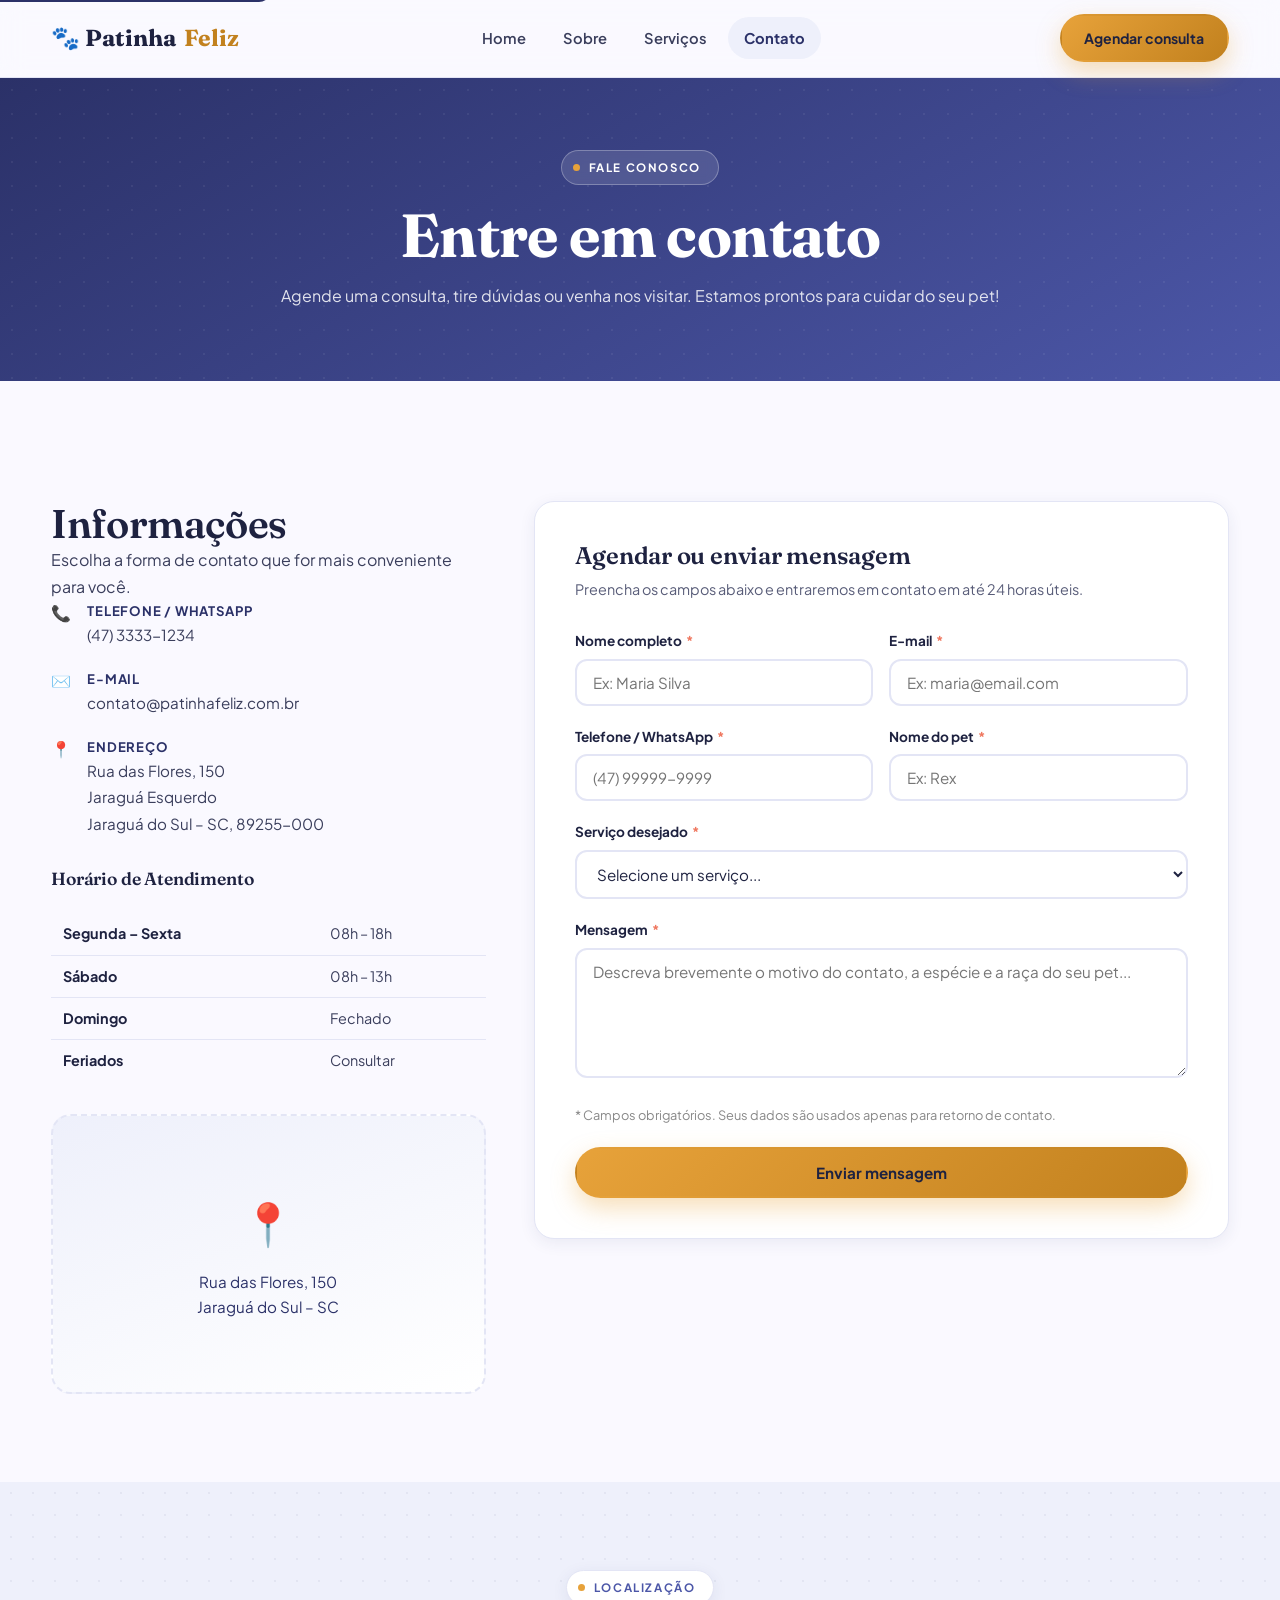
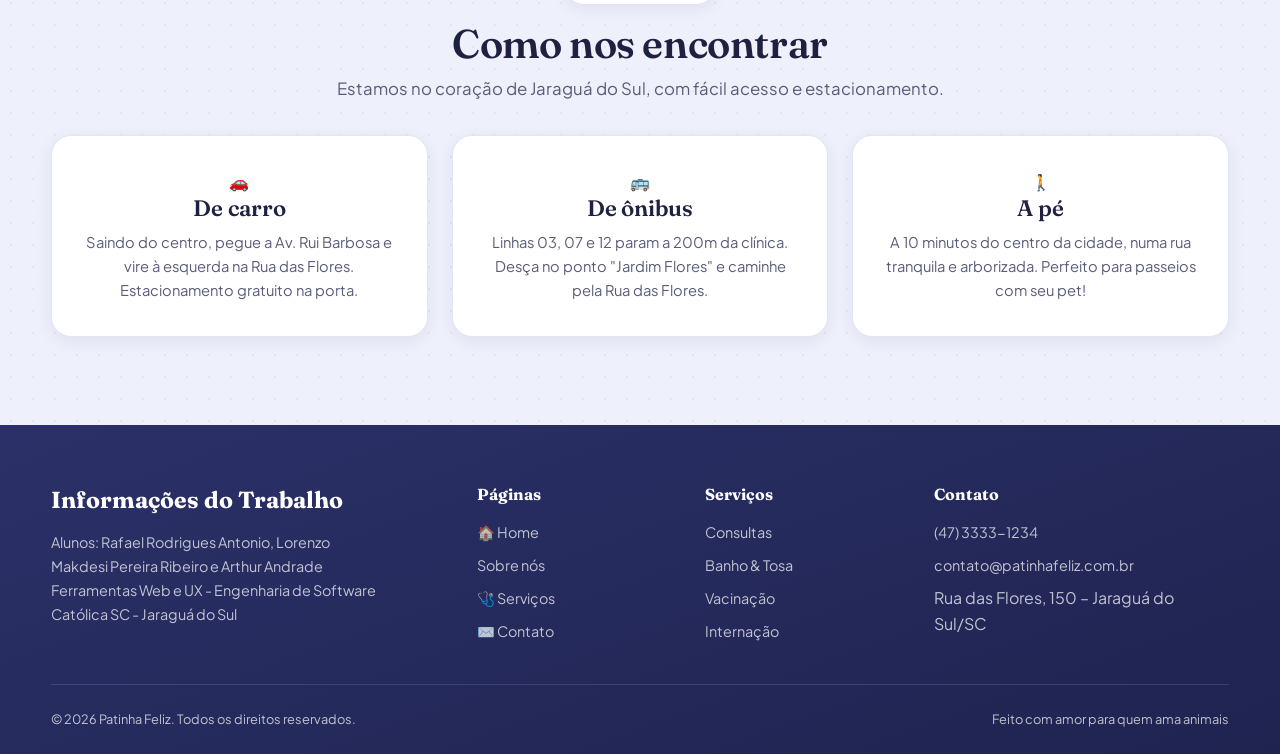
<file: contato.html>
<!DOCTYPE html>
<html lang="pt-BR">
<head>
  <meta charset="UTF-8" />
  <meta name="viewport" content="width=device-width, initial-scale=1.0" />
  <meta name="description" content="Entre em contato com a Patinha Feliz. Agende consultas, banho e tosa, vacinação e mais em Jaraguá do Sul/SC." />
  <title>Contato – Patinha Feliz</title>
  <link rel="preconnect" href="https://fonts.googleapis.com" />
  <link rel="preconnect" href="https://fonts.gstatic.com" crossorigin />
  <link href="https://fonts.googleapis.com/css2?family=Fraunces:opsz,wght@9..144,400..700&family=Plus+Jakarta+Sans:wght@400;500;600;700;800&display=swap" rel="stylesheet" />
  <link rel="stylesheet" href="style.css" />
</head>
<body>
  <a class="skip-link" href="#main">Pular para o conteúdo principal</a>

  <header class="header" role="banner">
    <nav class="nav container" aria-label="Navegação principal">
      <a class="nav__logo" href="index.html" aria-label="Patinha Feliz – Página inicial">🐾 Patinha <span>Feliz</span>
      </a>
      <ul class="nav__links" role="list">
        <li><a href="index.html"> Home</a></li>
        <li><a href="sobre.html"> Sobre</a></li>
        <li><a href="servicos.html"> Serviços</a></li>
        <li><a href="contato.html"> Contato</a></li>
      </ul>
      <a class="btn btn--primary nav__cta" href="contato.html">Agendar consulta</a>
      <button class="nav__hamburger" aria-expanded="false" aria-controls="nav-links" aria-label="Abrir menu">
        <span></span><span></span><span></span>
      </button>
    </nav>
  </header>

  <main id="main">

    <!-- HERO -->
    <section class="contact-hero" aria-labelledby="contato-title">
      <div class="container">
        <span class="badge badge--on-dark">Fale conosco</span>
        <h1 id="contato-title">Entre em contato</h1>
        <p>Agende uma consulta, tire dúvidas ou venha nos visitar. Estamos prontos para cuidar do seu pet!</p>
      </div>
    </section>

    <!-- CONTATO PRINCIPAL -->
    <section class="section" aria-labelledby="form-section-title">
      <div class="container">
        <div class="contact-layout">

          <!-- Informações -->
          <aside aria-label="Informações de contato">
            <h2 id="form-section-title">Informações</h2>
            <p>Escolha a forma de contato que for mais conveniente para você.</p>

            <div class="info-item">
              <div class="info-item__icon" aria-hidden="true">📞</div>
              <div class="info-item__text">
                <strong>Telefone / WhatsApp</strong>
                <span><a href="tel:+554733331234">(47) 3333-1234</a></span>
              </div>
            </div>

            <div class="info-item">
              <div class="info-item__icon" aria-hidden="true">✉️</div>
              <div class="info-item__text">
                <strong>E-mail</strong>
                <span><a href="mailto:contato@patinhafeliz.com.br">contato@patinhafeliz.com.br</a></span>
              </div>
            </div>

            <div class="info-item">
              <div class="info-item__icon" aria-hidden="true">📍</div>
              <div class="info-item__text">
                <strong>Endereço</strong>
                <span>Rua das Flores, 150<br>Jaraguá Esquerdo<br>Jaraguá do Sul – SC, 89255-000</span>
              </div>
            </div>

            <h3 style="font-size:1.1rem;margin-top:2rem;margin-bottom:0.5rem">Horário de Atendimento</h3>
            <table class="hours-table" aria-label="Horários de funcionamento">
              <tbody>
                <tr><td>Segunda – Sexta</td><td>08h – 18h</td></tr>
                <tr><td>Sábado</td><td>08h – 13h</td></tr>
                <tr><td>Domingo</td><td>Fechado</td></tr>
                <tr><td>Feriados</td><td>Consultar</td></tr>
              </tbody>
            </table>

            <!-- Mapa placeholder -->
            <div class="map-placeholder" role="img" aria-label="Mapa ilustrativo – Rua das Flores, 150, Jaraguá do Sul">
              <span aria-hidden="true">📍</span>
              <p>Rua das Flores, 150<br>Jaraguá do Sul – SC</p>
            </div>
          </aside>

          <!-- Formulário -->
          <div>
            <div class="form-card">
              <h2>Agendar ou enviar mensagem</h2>
              <p>Preencha os campos abaixo e entraremos em contato em até 24 horas úteis.</p>

              <form id="contactForm" novalidate aria-label="Formulário de agendamento">

                <div class="form-row">
                  <div class="form-group">
                    <label for="nome">Nome completo <span class="required" aria-hidden="true">*</span></label>
                    <input
                      type="text"
                      id="nome"
                      name="nome"
                      autocomplete="name"
                      placeholder="Ex: Maria Silva"
                      aria-required="true"
                      aria-describedby="nomeError nomeSuccess"
                    />
                    <span class="field-error" id="nomeError" role="alert" aria-live="polite"></span>
                    <span class="field-success" id="nomeSuccess"> Nome válido</span>
                  </div>
                  <div class="form-group">
                    <label for="email">E-mail <span class="required" aria-hidden="true">*</span></label>
                    <input
                      type="email"
                      id="email"
                      name="email"
                      autocomplete="email"
                      placeholder="Ex: maria@email.com"
                      aria-required="true"
                      aria-describedby="emailError emailSuccess"
                    />
                    <span class="field-error" id="emailError" role="alert" aria-live="polite"></span>
                    <span class="field-success" id="emailSuccess"> E-mail válido</span>
                  </div>
                </div>

                <div class="form-row">
                  <div class="form-group">
                    <label for="telefone">Telefone / WhatsApp <span class="required" aria-hidden="true">*</span></label>
                    <input
                      type="tel"
                      id="telefone"
                      name="telefone"
                      autocomplete="tel"
                      placeholder="(47) 99999-9999"
                      aria-required="true"
                      aria-describedby="telefoneError telefoneSuccess"
                      maxlength="15"
                    />
                    <span class="field-error" id="telefoneError" role="alert" aria-live="polite"></span>
                    <span class="field-success" id="telefoneSuccess"> Telefone válido</span>
                  </div>
                  <div class="form-group">
                    <label for="pet">Nome do pet <span class="required" aria-hidden="true">*</span></label>
                    <input
                      type="text"
                      id="pet"
                      name="pet"
                      placeholder="Ex: Rex"
                      aria-required="true"
                      aria-describedby="petError petSuccess"
                    />
                    <span class="field-error" id="petError" role="alert" aria-live="polite"></span>
                    <span class="field-success" id="petSuccess"> Nome do pet preenchido</span>
                  </div>
                </div>

                <div class="form-group">
                  <label for="servico">Serviço desejado <span class="required" aria-hidden="true">*</span></label>
                  <select
                    id="servico"
                    name="servico"
                    aria-required="true"
                    aria-describedby="servicoError servicoSuccess"
                  >
                    <option value="">Selecione um serviço...</option>
                    <option value="consulta">Consulta veterinária</option>
                    <option value="banho-tosa">Banho e tosa</option>
                    <option value="vacinacao">Vacinação</option>
                    <option value="cirurgia">Cirurgia</option>
                    <option value="exames">Exames laboratoriais</option>
                    <option value="internacao">Internação</option>
                    <option value="spa">Spa Pet Premium</option>
                    <option value="outro">Outro</option>
                  </select>
                  <span class="field-error" id="servicoError" role="alert" aria-live="polite"></span>
                  <span class="field-success" id="servicoSuccess"> Serviço selecionado</span>
                </div>

                <div class="form-group">
                  <label for="mensagem">Mensagem <span class="required" aria-hidden="true">*</span></label>
                  <textarea
                    id="mensagem"
                    name="mensagem"
                    placeholder="Descreva brevemente o motivo do contato, a espécie e a raça do seu pet..."
                    aria-required="true"
                    aria-describedby="mensagemError mensagemSuccess"
                  ></textarea>
                  <span class="field-error" id="mensagemError" role="alert" aria-live="polite"></span>
                  <span class="field-success" id="mensagemSuccess"> Mensagem preenchida</span>
                </div>

                <p style="font-size:0.8rem;color:#888;margin-bottom:1.25rem">
                  <span aria-hidden="true">*</span> Campos obrigatórios. Seus dados são usados apenas para retorno de contato.
                </p>

                <button type="submit" class="btn btn--primary" style="width:100%;justify-content:center;padding:0.9rem">
                  Enviar mensagem 
                </button>
              </form>
            </div>
          </div>

        </div>
      </div>
    </section>

    <!-- COMO CHEGAR -->
    <section class="section section--alt" aria-labelledby="como-chegar-title">
      <div class="container text-center">
        <span class="badge">Localização</span>
        <h2 class="section-title" id="como-chegar-title">Como nos encontrar</h2>
        <p class="section-subtitle">Estamos no coração de Jaraguá do Sul, com fácil acesso e estacionamento.</p>
        <div class="services-grid" style="margin-top:2rem">
          <div class="card">
            <span class="card__icon" aria-hidden="true">🚗</span>
            <h3>De carro</h3>
            <p>Saindo do centro, pegue a Av. Rui Barbosa e vire à esquerda na Rua das Flores. Estacionamento gratuito na porta.</p>
          </div>
          <div class="card">
            <span class="card__icon" aria-hidden="true">🚌</span>
            <h3>De ônibus</h3>
            <p>Linhas 03, 07 e 12 param a 200m da clínica. Desça no ponto "Jardim Flores" e caminhe pela Rua das Flores.</p>
          </div>
          <div class="card">
            <span class="card__icon" aria-hidden="true">🚶</span>
            <h3>A pé</h3>
            <p>A 10 minutos do centro da cidade, numa rua tranquila e arborizada. Perfeito para passeios com seu pet!</p>
          </div>
        </div>
      </div>
    </section>

  </main>

  <footer class="footer" role="contentinfo">
    <div class="container">
      <div class="footer__grid">
        <div class="footer__brand">
          <a class="nav__logo" href="index.html" aria-label="Patinha Feliz"> Informações do Trabalho</a>
            <p>Alunos: Rafael Rodrigues Antonio, Lorenzo Makdesi Pereira Ribeiro e Arthur Andrade</p>
            <p>Ferramentas Web e UX - Engenharia de Software</p>
            <p>Católica SC - Jaraguá do Sul</p>
        </div>
        <nav class="footer__col" aria-label="Links do site">
          <h4>Páginas</h4>
          <ul>
            <li><a href="index.html">🏠 Home</a></li>
            <li><a href="sobre.html">Sobre nós</a></li>
            <li><a href="servicos.html">🩺 Serviços</a></li>
            <li><a href="contato.html">✉️ Contato</a></li>
          </ul>
        </nav>
        <div class="footer__col">
          <h4>Serviços</h4>
          <ul>
            <li><a href="servicos.html">Consultas</a></li>
            <li><a href="servicos.html">Banho & Tosa</a></li>
            <li><a href="servicos.html">Vacinação</a></li>
            <li><a href="servicos.html">Internação</a></li>
          </ul>
        </div>
        <address class="footer__col" style="font-style:normal">
          <h4>Contato</h4>
          <ul>
            <li><a href="tel:+554733331234"> (47) 3333-1234</a></li>
            <li><a href="mailto:contato@patinhafeliz.com.br"> contato@patinhafeliz.com.br</a></li>
            <li><span> Rua das Flores, 150 – Jaraguá do Sul/SC</span></li>
          </ul>
        </address>
      </div>
      <div class="footer__bottom">
        <p>© 2026 Patinha Feliz. Todos os direitos reservados.</p>
        <p>Feito com amor para quem ama animais</p>
      </div>
    </div>
  </footer>

  <script src="main.js"></script>
</body>
</html>
</file>
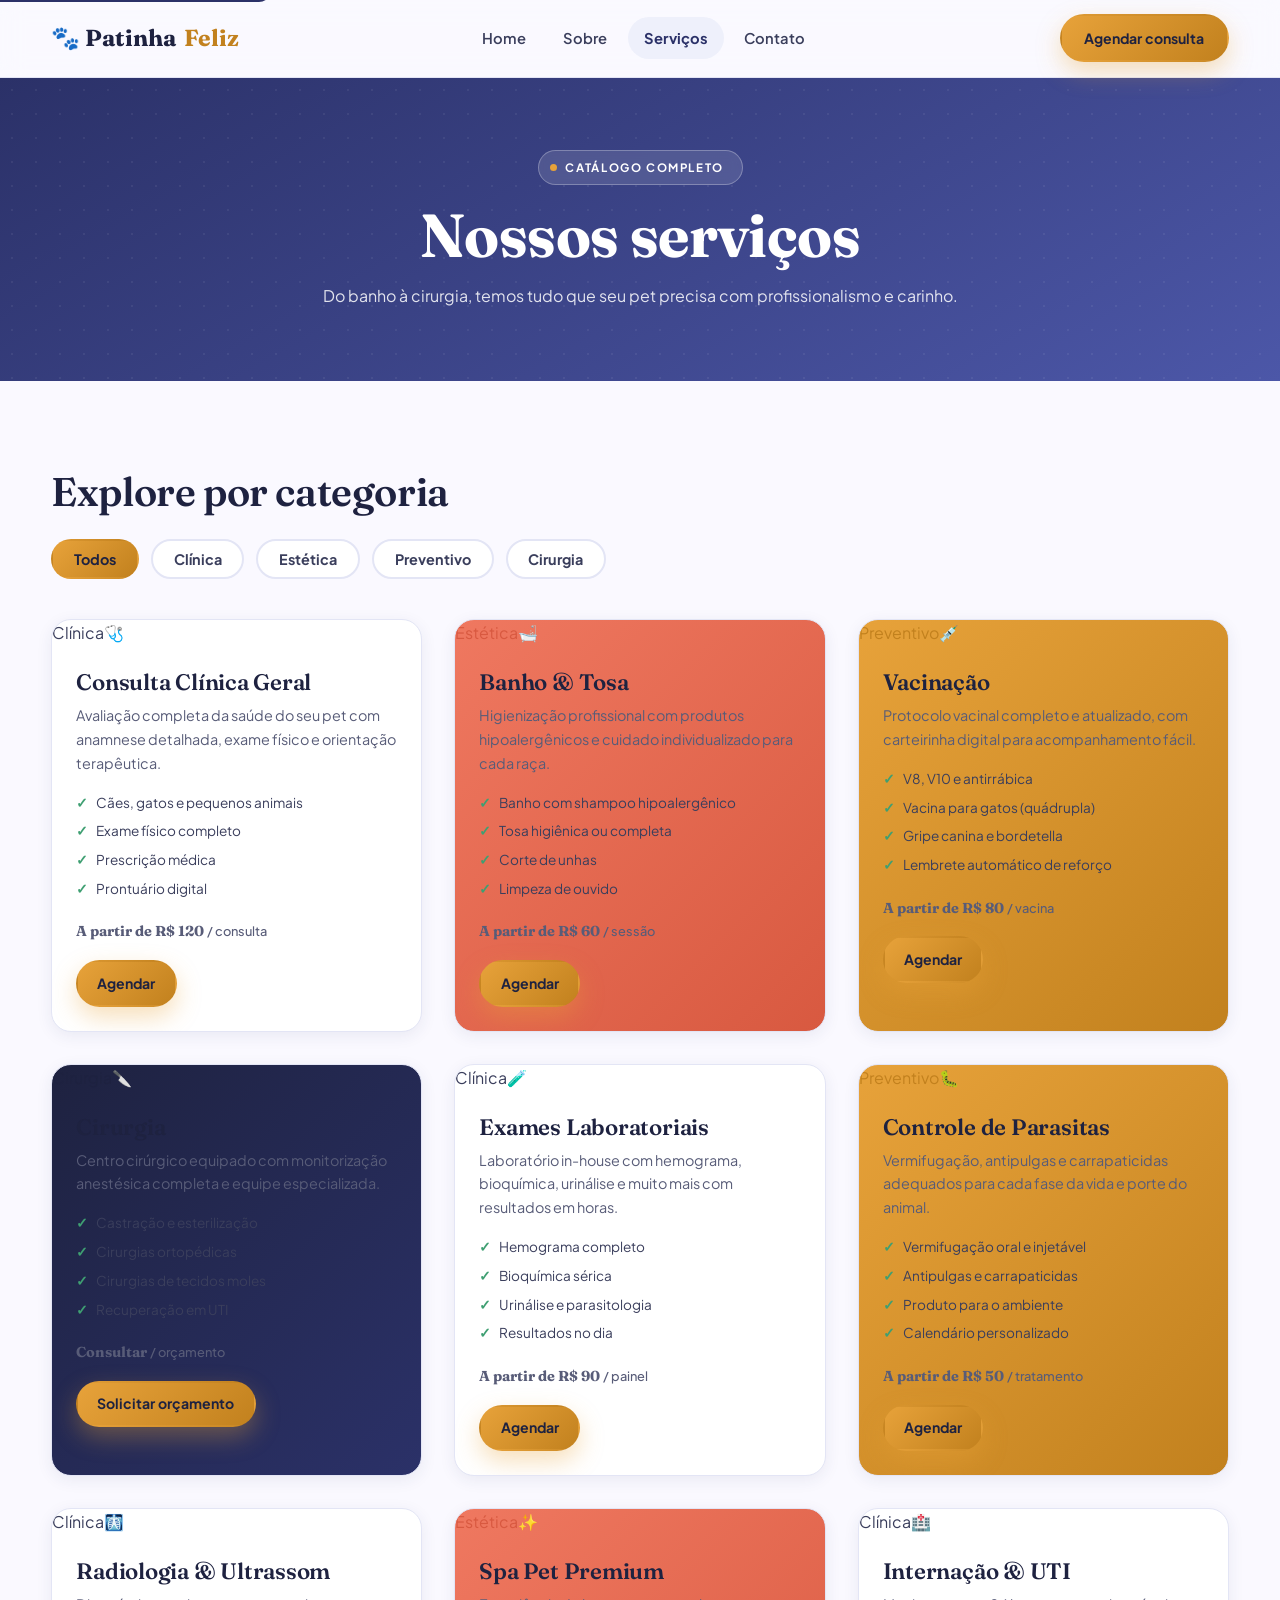
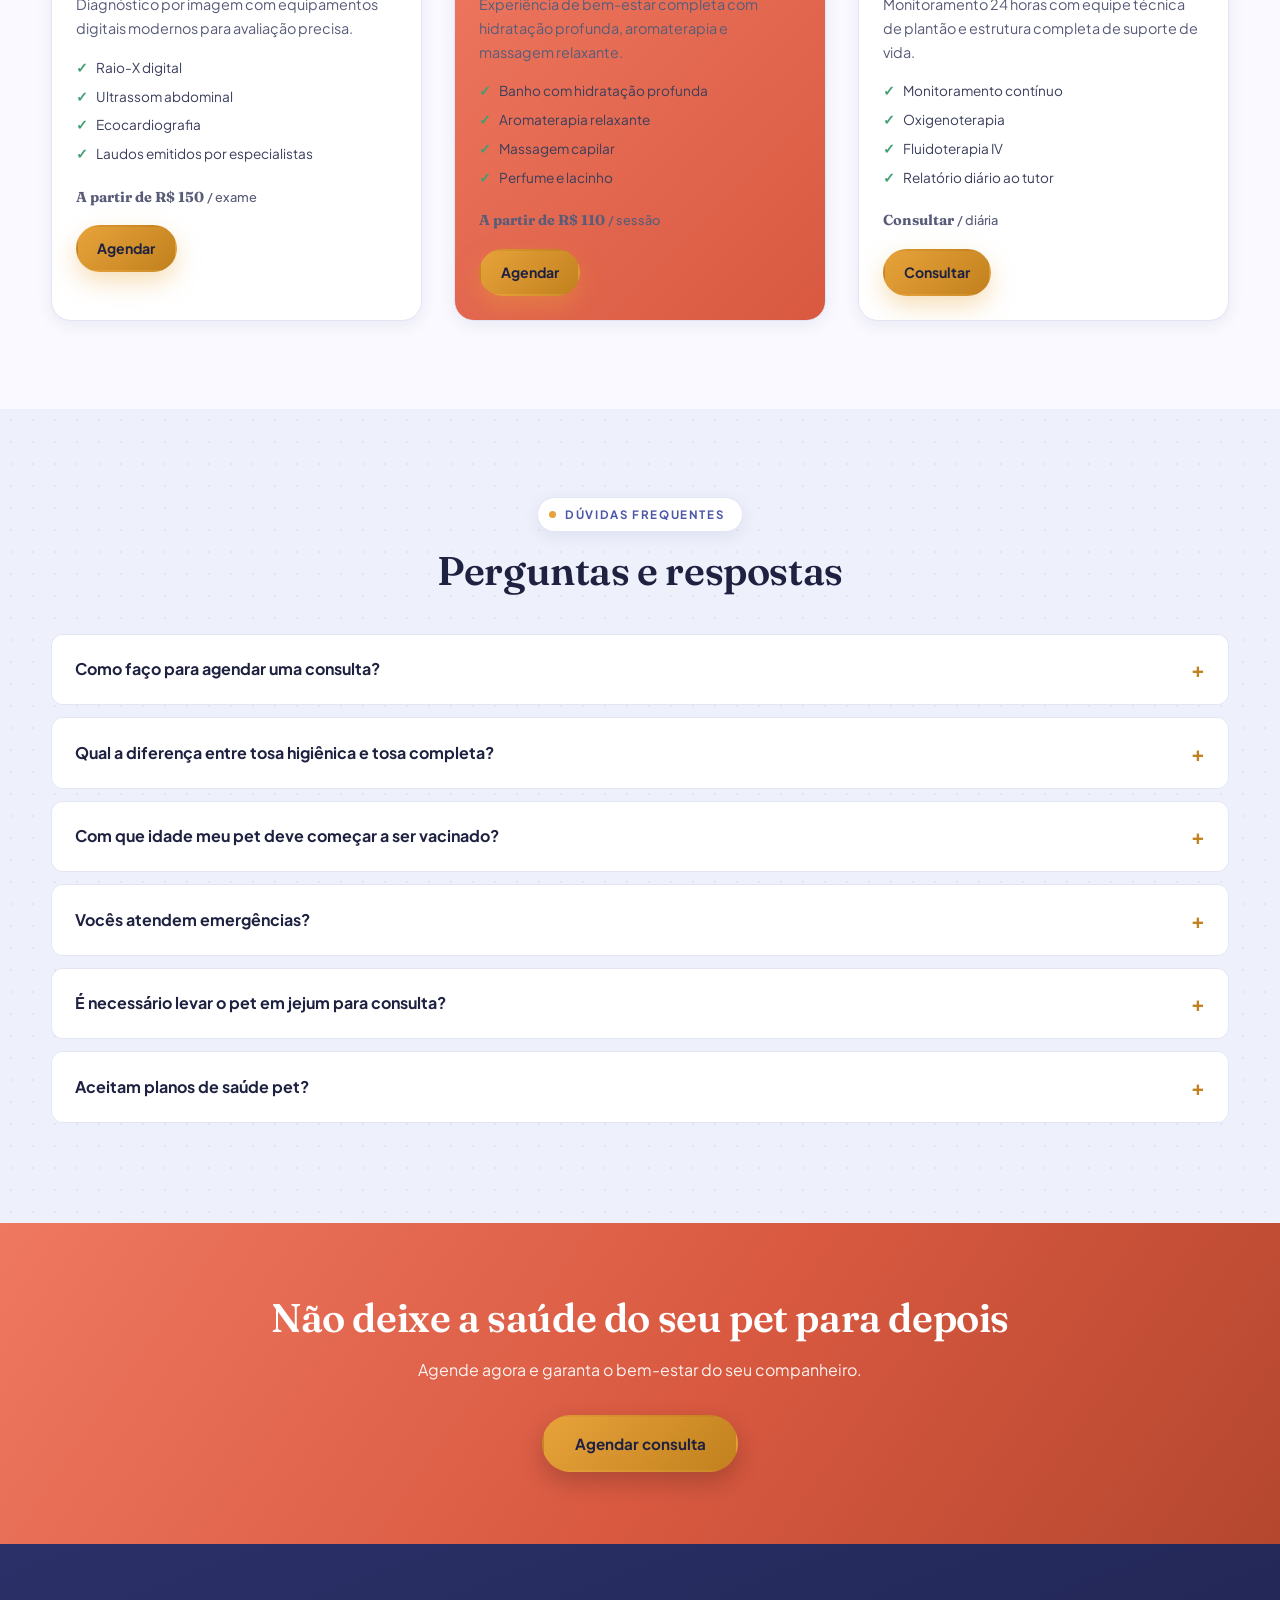
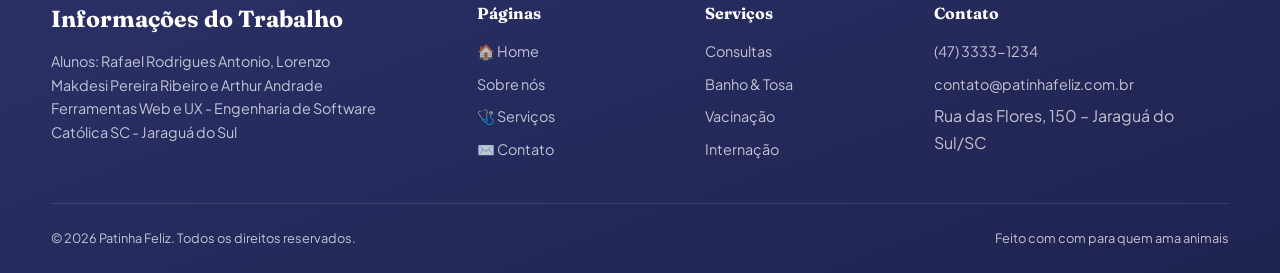
<file: servicos.html>
<!DOCTYPE html>
<html lang="pt-BR">
<head>
  <meta charset="UTF-8" />
  <meta name="viewport" content="width=device-width, initial-scale=1.0" />
  <meta name="description" content="Conheça todos os serviços da Patinha Feliz: consultas, banho e tosa, vacinação, cirurgias, internação e muito mais." />
  <title>Serviços – Patinha Feliz</title>
  <link rel="preconnect" href="https://fonts.googleapis.com" />
  <link rel="preconnect" href="https://fonts.gstatic.com" crossorigin />
  <link href="https://fonts.googleapis.com/css2?family=Fraunces:opsz,wght@9..144,400..700&family=Plus+Jakarta+Sans:wght@400;500;600;700;800&display=swap" rel="stylesheet" />
  <link rel="stylesheet" href="style.css" />
</head>
<body>
  <a class="skip-link" href="#main">Pular para o conteúdo principal</a>

  <header class="header" role="banner">
    <nav class="nav container" aria-label="Navegação principal">
      <a class="nav__logo" href="index.html" aria-label="Patinha Feliz – Página inicial">🐾 Patinha <span>Feliz</span>
      </a>
      <ul class="nav__links" role="list">
        <li><a href="index.html"> Home</a></li>
        <li><a href="sobre.html"> Sobre</a></li>
        <li><a href="servicos.html"> Serviços</a></li>
        <li><a href="contato.html"> Contato</a></li>
      </ul>
      <a class="btn btn--primary nav__cta" href="contato.html">Agendar consulta</a>
      <button class="nav__hamburger" aria-expanded="false" aria-controls="nav-links" aria-label="Abrir menu">
        <span></span><span></span><span></span>
      </button>
    </nav>
  </header>

  <main id="main">

    <!-- HERO -->
    <section class="services-hero" aria-labelledby="servicos-title">
      <div class="container">
        <span class="badge badge--on-dark">Catálogo completo</span>
        <h1 id="servicos-title">Nossos serviços</h1>
        <p>Do banho à cirurgia, temos tudo que seu pet precisa com profissionalismo e carinho.</p>
      </div>
    </section>

    <!-- SERVIÇOS COM TABS -->
    <section class="section" aria-labelledby="catalogo-title">
      <div class="container">
        <h2 class="section-title" id="catalogo-title" style="margin-bottom:1.5rem">Explore por categoria</h2>

        <!-- Tabs -->
        <div class="tabs" role="tablist" aria-label="Categorias de serviços">
          <button class="tab-btn active" data-tab="all" role="tab" aria-selected="true">Todos</button>
          <button class="tab-btn" data-tab="clinica" role="tab" aria-selected="false">Clínica</button>
          <button class="tab-btn" data-tab="estetica" role="tab" aria-selected="false">Estética</button>
          <button class="tab-btn" data-tab="preventivo" role="tab" aria-selected="false">Preventivo</button>
          <button class="tab-btn" data-tab="cirurgia" role="tab" aria-selected="false">Cirurgia</button>
        </div>

        <!-- Cards de Serviço -->
        <div class="services-full-grid">

          <article class="service-card" data-category="clinica">
            <div class="service-card__header"><span class="service-card__tag">Clínica</span>🩺</div>
            <div class="service-card__body">
              <h3>Consulta Clínica Geral</h3>
              <p>Avaliação completa da saúde do seu pet com anamnese detalhada, exame físico e orientação terapêutica.</p>
              <ul class="service-card__list">
                <li>Cães, gatos e pequenos animais</li>
                <li>Exame físico completo</li>
                <li>Prescrição médica</li>
                <li>Prontuário digital</li>
              </ul>
              <p class="price-tag">A partir de R$ 120 <span>/ consulta</span></p>
              <a class="btn btn--primary" href="contato.html" style="font-size:0.88rem;padding:0.6rem 1.2rem">Agendar</a>
            </div>
          </article>

          <article class="service-card" data-category="estetica">
            <div class="service-card__header"><span class="service-card__tag">Estética</span>🛁</div>
            <div class="service-card__body">
              <h3>Banho & Tosa</h3>
              <p>Higienização profissional com produtos hipoalergênicos e cuidado individualizado para cada raça.</p>
              <ul class="service-card__list">
                <li>Banho com shampoo hipoalergênico</li>
                <li>Tosa higiênica ou completa</li>
                <li>Corte de unhas</li>
                <li>Limpeza de ouvido</li>
              </ul>
              <p class="price-tag">A partir de R$ 60 <span>/ sessão</span></p>
              <a class="btn btn--primary" href="contato.html" style="font-size:0.88rem;padding:0.6rem 1.2rem">Agendar</a>
            </div>
          </article>

          <article class="service-card" data-category="preventivo">
            <div class="service-card__header"><span class="service-card__tag">Preventivo</span>💉</div>
            <div class="service-card__body">
              <h3>Vacinação</h3>
              <p>Protocolo vacinal completo e atualizado, com carteirinha digital para acompanhamento fácil.</p>
              <ul class="service-card__list">
                <li>V8, V10 e antirrábica</li>
                <li>Vacina para gatos (quádrupla)</li>
                <li>Gripe canina e bordetella</li>
                <li>Lembrete automático de reforço</li>
              </ul>
              <p class="price-tag">A partir de R$ 80 <span>/ vacina</span></p>
              <a class="btn btn--primary" href="contato.html" style="font-size:0.88rem;padding:0.6rem 1.2rem">Agendar</a>
            </div>
          </article>

          <article class="service-card" data-category="cirurgia">
            <div class="service-card__header"><span class="service-card__tag">Cirurgia</span>🔪</div>
            <div class="service-card__body">
              <h3>Cirurgia</h3>
              <p>Centro cirúrgico equipado com monitorização anestésica completa e equipe especializada.</p>
              <ul class="service-card__list">
                <li>Castração e esterilização</li>
                <li>Cirurgias ortopédicas</li>
                <li>Cirurgias de tecidos moles</li>
                <li>Recuperação em UTI</li>
              </ul>
              <p class="price-tag">Consultar <span>/ orçamento</span></p>
              <a class="btn btn--primary" href="contato.html" style="font-size:0.88rem;padding:0.6rem 1.2rem">Solicitar orçamento</a>
            </div>
          </article>

          <article class="service-card" data-category="clinica">
            <div class="service-card__header"><span class="service-card__tag">Clínica</span>🧪</div>
            <div class="service-card__body">
              <h3>Exames Laboratoriais</h3>
              <p>Laboratório in-house com hemograma, bioquímica, urinálise e muito mais com resultados em horas.</p>
              <ul class="service-card__list">
                <li>Hemograma completo</li>
                <li>Bioquímica sérica</li>
                <li>Urinálise e parasitologia</li>
                <li>Resultados no dia</li>
              </ul>
              <p class="price-tag">A partir de R$ 90 <span>/ painel</span></p>
              <a class="btn btn--primary" href="contato.html" style="font-size:0.88rem;padding:0.6rem 1.2rem">Agendar</a>
            </div>
          </article>

          <article class="service-card" data-category="preventivo">
            <div class="service-card__header"><span class="service-card__tag">Preventivo</span>🐛</div>
            <div class="service-card__body">
              <h3>Controle de Parasitas</h3>
              <p>Vermifugação, antipulgas e carrapaticidas adequados para cada fase da vida e porte do animal.</p>
              <ul class="service-card__list">
                <li>Vermifugação oral e injetável</li>
                <li>Antipulgas e carrapaticidas</li>
                <li>Produto para o ambiente</li>
                <li>Calendário personalizado</li>
              </ul>
              <p class="price-tag">A partir de R$ 50 <span>/ tratamento</span></p>
              <a class="btn btn--primary" href="contato.html" style="font-size:0.88rem;padding:0.6rem 1.2rem">Agendar</a>
            </div>
          </article>

          <article class="service-card" data-category="clinica">
            <div class="service-card__header"><span class="service-card__tag">Clínica</span>🩻</div>
            <div class="service-card__body">
              <h3>Radiologia & Ultrassom</h3>
              <p>Diagnóstico por imagem com equipamentos digitais modernos para avaliação precisa.</p>
              <ul class="service-card__list">
                <li>Raio-X digital</li>
                <li>Ultrassom abdominal</li>
                <li>Ecocardiografia</li>
                <li>Laudos emitidos por especialistas</li>
              </ul>
              <p class="price-tag">A partir de R$ 150 <span>/ exame</span></p>
              <a class="btn btn--primary" href="contato.html" style="font-size:0.88rem;padding:0.6rem 1.2rem">Agendar</a>
            </div>
          </article>

          <article class="service-card" data-category="estetica">
            <div class="service-card__header"><span class="service-card__tag">Estética</span>✨</div>
            <div class="service-card__body">
              <h3>Spa Pet Premium</h3>
              <p>Experiência de bem-estar completa com hidratação profunda, aromaterapia e massagem relaxante.</p>
              <ul class="service-card__list">
                <li>Banho com hidratação profunda</li>
                <li>Aromaterapia relaxante</li>
                <li>Massagem capilar</li>
                <li>Perfume e lacinho</li>
              </ul>
              <p class="price-tag">A partir de R$ 110 <span>/ sessão</span></p>
              <a class="btn btn--primary" href="contato.html" style="font-size:0.88rem;padding:0.6rem 1.2rem">Agendar</a>
            </div>
          </article>

          <article class="service-card" data-category="clinica">
            <div class="service-card__header"><span class="service-card__tag">Clínica</span>🏥</div>
            <div class="service-card__body">
              <h3>Internação & UTI</h3>
              <p>Monitoramento 24 horas com equipe técnica de plantão e estrutura completa de suporte de vida.</p>
              <ul class="service-card__list">
                <li>Monitoramento contínuo</li>
                <li>Oxigenoterapia</li>
                <li>Fluidoterapia IV</li>
                <li>Relatório diário ao tutor</li>
              </ul>
              <p class="price-tag">Consultar <span>/ diária</span></p>
              <a class="btn btn--primary" href="contato.html" style="font-size:0.88rem;padding:0.6rem 1.2rem">Consultar</a>
            </div>
          </article>

        </div>
      </div>
    </section>

    <!-- FAQ -->
    <section class="section section--alt" aria-labelledby="faq-title">
      <div class="container">
        <div class="text-center">
          <span class="badge">Dúvidas frequentes</span>
          <h2 class="section-title" id="faq-title">Perguntas e respostas</h2>
        </div>
        <div class="faq">

          <details class="faq-item">
            <summary>Como faço para agendar uma consulta?</summary>
            <div class="faq-item__body">
              Você pode agendar pelo nosso formulário de contato na página <a href="contato.html" style="color:var(--twilight-2);font-weight:600">Contato</a>, pelo telefone (47) 3333-1234 ou pelo WhatsApp. Atendemos de segunda a sexta das 8h às 18h e aos sábados das 8h às 13h.
            </div>
          </details>

          <details class="faq-item">
            <summary>Qual a diferença entre tosa higiênica e tosa completa?</summary>
            <div class="faq-item__body">
              A tosa higiênica inclui o corte dos pelos nas regiões mais sensíveis (patas, barriga e ao redor do ânus). Já a tosa completa é o corte total do pelo do animal, incluindo o corpo, cabeça e orelhas, seguindo o padrão da raça ou preferência do tutor.
            </div>
          </details>

          <details class="faq-item">
            <summary>Com que idade meu pet deve começar a ser vacinado?</summary>
            <div class="faq-item__body">
              Filhotes de cães devem começar a vacinação a partir de 45 dias de vida, e gatos a partir de 60 dias. O protocolo completo é definido pelo médico veterinário na primeira consulta, levando em conta a história do animal e seu estilo de vida.
            </div>
          </details>

          <details class="faq-item">
            <summary>Vocês atendem emergências?</summary>
            <div class="faq-item__body">
              Sim! Atendemos emergências durante nosso horário de funcionamento. Para situações fora do horário, indicamos a Clínica Veterinária 24h parceira. Em caso de emergência, ligue para (47) 3333-1234 e siga as instruções.
            </div>
          </details>

          <details class="faq-item">
            <summary>É necessário levar o pet em jejum para consulta?</summary>
            <div class="faq-item__body">
              Para consultas de rotina, não é necessário jejum. Porém, se houver suspeita de cirurgia ou exames específicos como ultrassom abdominal, o jejum de 6 a 8 horas pode ser solicitado. Na dúvida, entre em contato antes da consulta.
            </div>
          </details>

          <details class="faq-item">
            <summary>Aceitam planos de saúde pet?</summary>
            <div class="faq-item__body">
              Sim! Trabalhamos com os principais planos de saúde para pets do mercado. Consulte as coberturas disponíveis com nossa recepção. Também aceitamos pagamento em cartões de crédito e débito, dinheiro e Pix.
            </div>
          </details>

        </div>
      </div>
    </section>

    <!-- CTA -->
    <section class="cta-section" aria-labelledby="cta-servicos-title">
      <div class="container">
        <h2 id="cta-servicos-title">Não deixe a saúde do seu pet para depois</h2>
        <p>Agende agora e garanta o bem-estar do seu companheiro.</p>
        <a class="btn btn--primary" href="contato.html">Agendar consulta</a>
      </div>
    </section>

  </main>

  <footer class="footer" role="contentinfo">
    <div class="container">
      <div class="footer__grid">
        <div class="footer__brand">
            <a class="nav__logo" href="index.html" aria-label="Patinha Feliz"> Informações do Trabalho</a>
              <p>Alunos: Rafael Rodrigues Antonio, Lorenzo Makdesi Pereira Ribeiro e Arthur Andrade</p>
              <p>Ferramentas Web e UX - Engenharia de Software</p>
              <p>Católica SC - Jaraguá do Sul</p>
        </div>
        <nav class="footer__col" aria-label="Links do site">
          <h4>Páginas</h4>
          <ul>
            <li><a href="index.html">🏠 Home</a></li>
            <li><a href="sobre.html">Sobre nós</a></li>
            <li><a href="servicos.html">🩺 Serviços</a></li>
            <li><a href="contato.html">✉️ Contato</a></li>
          </ul>
        </nav>
        <div class="footer__col">
          <h4>Serviços</h4>
          <ul>
            <li><a href="servicos.html">Consultas</a></li>
            <li><a href="servicos.html">Banho & Tosa</a></li>
            <li><a href="servicos.html">Vacinação</a></li>
            <li><a href="servicos.html">Internação</a></li>
          </ul>
        </div>
        <address class="footer__col" style="font-style:normal">
          <h4>Contato</h4>
          <ul>
            <li><a href="tel:+554733331234"> (47) 3333-1234</a></li>
            <li><a href="mailto:contato@patinhafeliz.com.br"> contato@patinhafeliz.com.br</a></li>
            <li><span> Rua das Flores, 150 – Jaraguá do Sul/SC</span></li>
          </ul>
        </address>
      </div>
      <div class="footer__bottom">
        <p>© 2026 Patinha Feliz. Todos os direitos reservados.</p>
        <p>Feito com com para quem ama animais</p>
      </div>
    </div>
  </footer>

  <script src="main.js"></script>
</body>
</html>
</file>
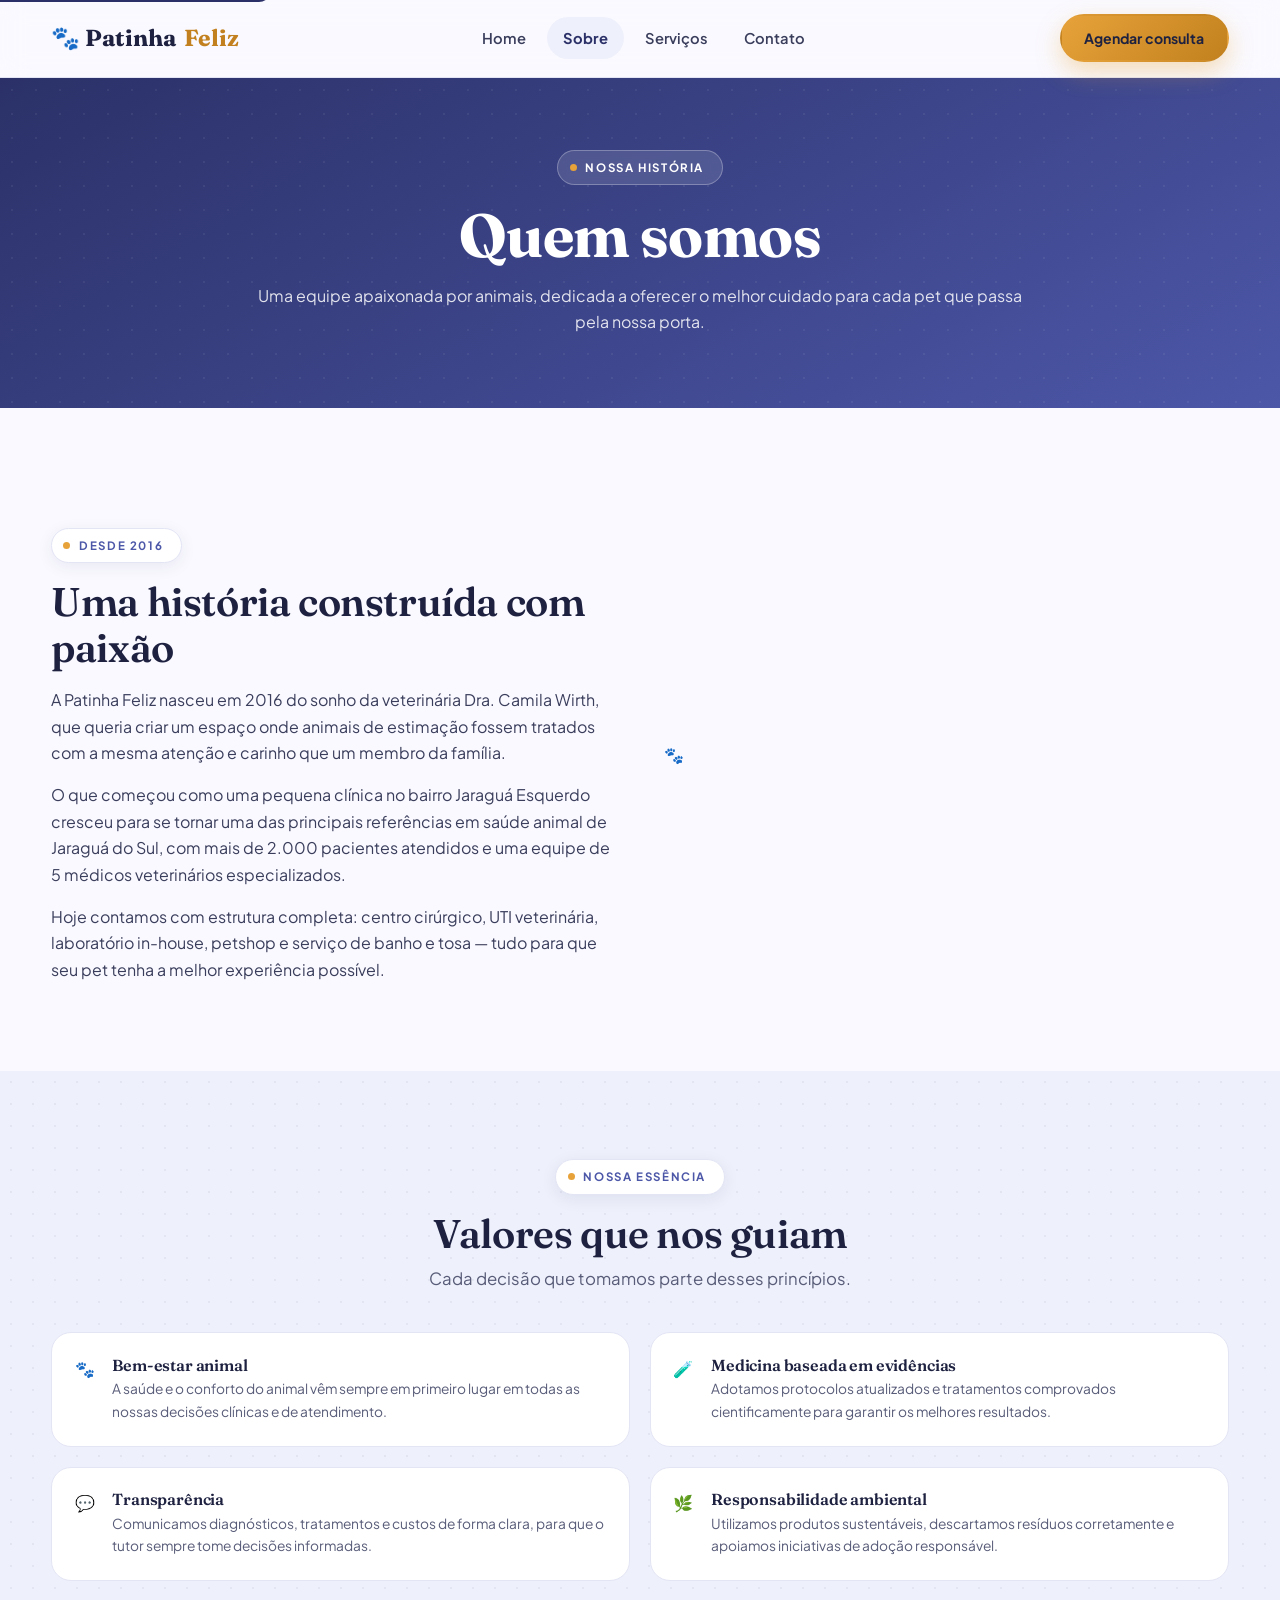
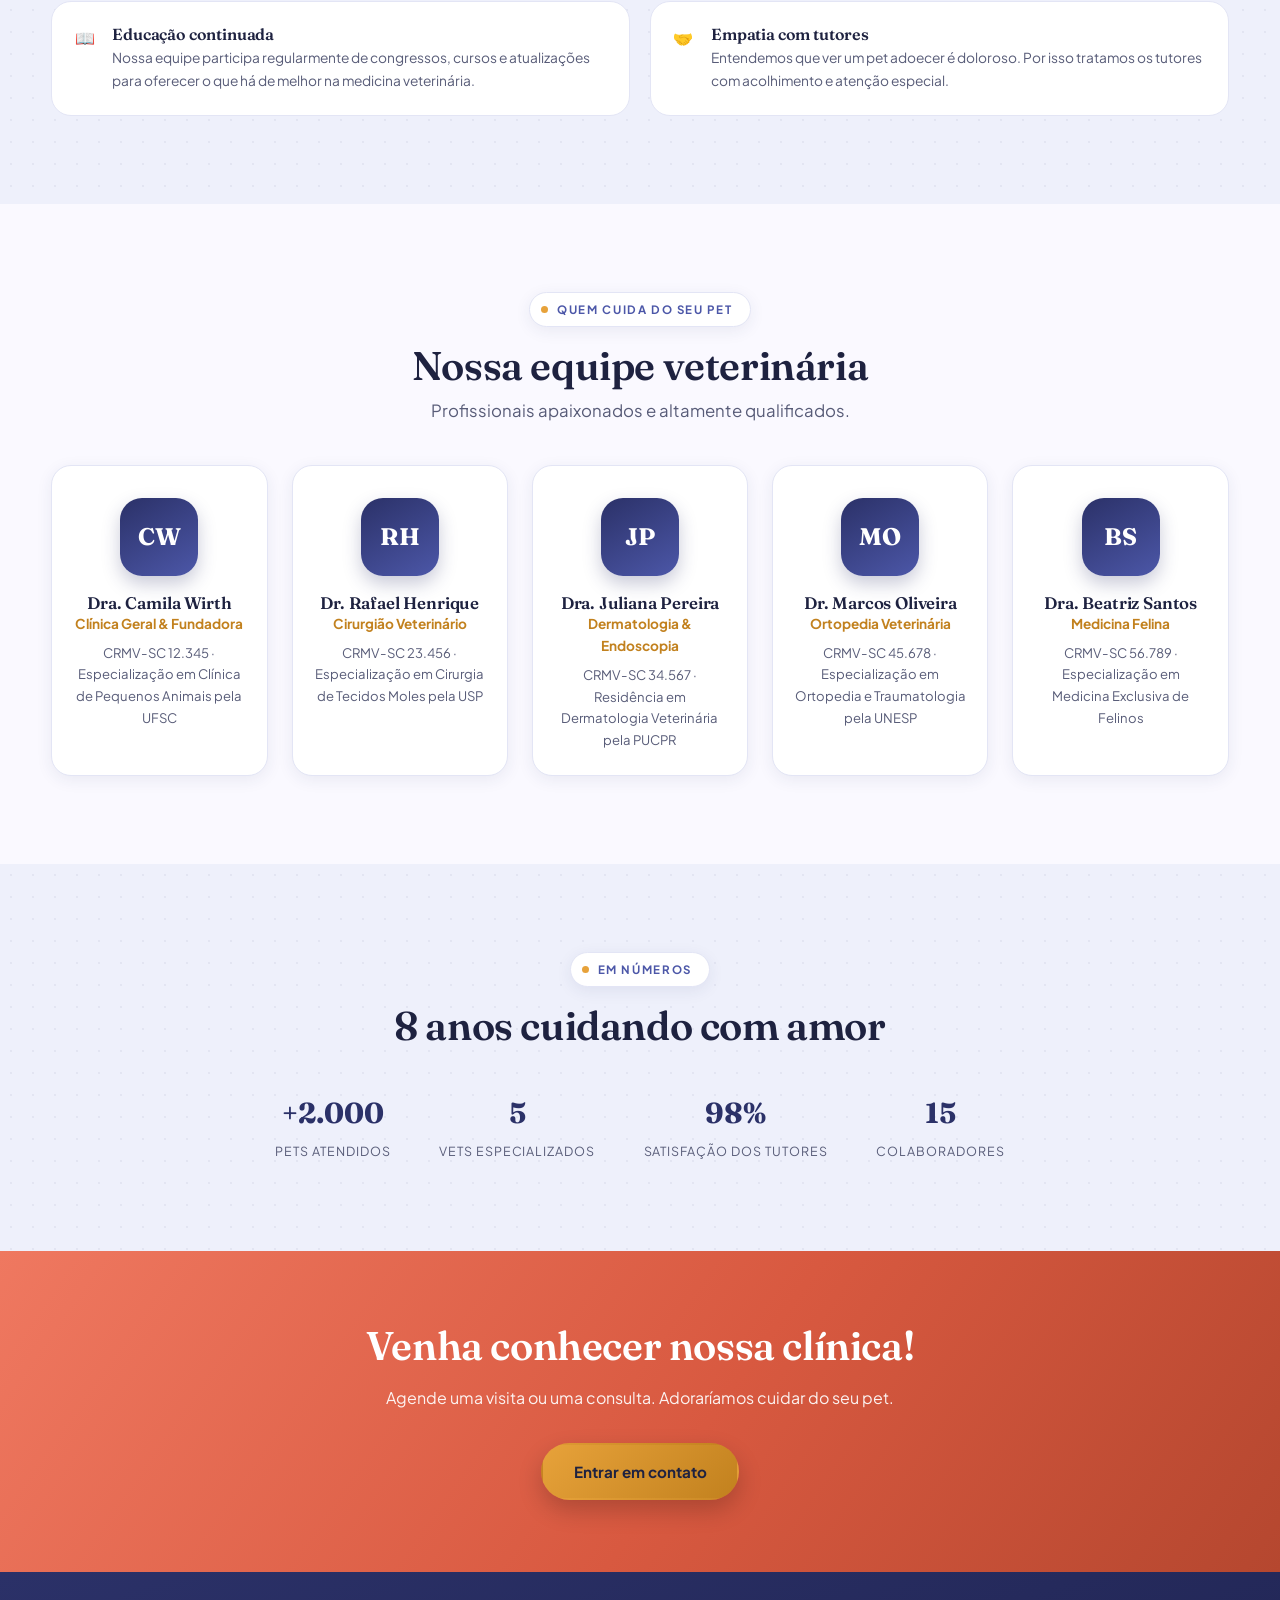
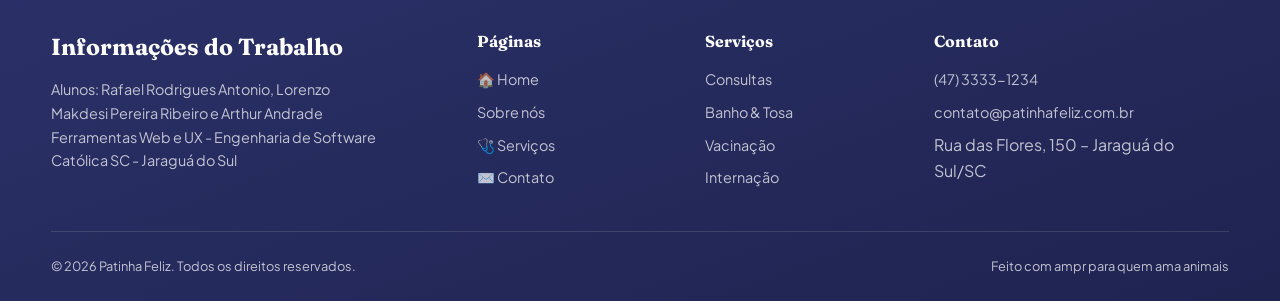
<file: sobre.html>
<!DOCTYPE html>
<html lang="pt-BR">
<head>
  <meta charset="UTF-8" />
  <meta name="viewport" content="width=device-width, initial-scale=1.0" />
  <meta name="description" content="Conheça a história, a equipe e os valores da Patinha Feliz – Clínica Veterinária e Petshop em Jaraguá do Sul." />
  <title>Sobre – Patinha Feliz</title>
  <link rel="preconnect" href="https://fonts.googleapis.com" />
  <link rel="preconnect" href="https://fonts.gstatic.com" crossorigin />
  <link href="https://fonts.googleapis.com/css2?family=Fraunces:opsz,wght@9..144,400..700&family=Plus+Jakarta+Sans:wght@400;500;600;700;800&display=swap" rel="stylesheet" />
  <link rel="stylesheet" href="style.css" />
</head>
<body>
  <a class="skip-link" href="#main">Pular para o conteúdo principal</a>

  <header class="header" role="banner">
    <nav class="nav container" aria-label="Navegação principal">
      <a class="nav__logo" href="index.html" aria-label="Patinha Feliz – Página inicial">🐾 Patinha <span>Feliz</span>
      </a>
      <ul class="nav__links" role="list">
        <li><a href="index.html"> Home</a></li>
        <li><a href="sobre.html"> Sobre</a></li>
        <li><a href="servicos.html"> Serviços</a></li>
        <li><a href="contato.html"> Contato</a></li>
      </ul>
      <a class="btn btn--primary nav__cta" href="contato.html">Agendar consulta</a>
      <button class="nav__hamburger" aria-expanded="false" aria-controls="nav-links" aria-label="Abrir menu">
        <span></span><span></span><span></span>
      </button>
    </nav>
  </header>

  <main id="main">

    <!-- HERO -->
    <section class="about-hero" aria-labelledby="about-title">
      <div class="container">
        <span class="badge badge--on-dark">Nossa história</span>
        <h1 id="about-title">Quem somos</h1>
        <p>Uma equipe apaixonada por animais, dedicada a oferecer o melhor cuidado para cada pet que passa pela nossa porta.</p>
      </div>
    </section>

    <!-- NOSSA HISTÓRIA -->
    <section class="section" aria-labelledby="historia-title">
      <div class="container">
        <div class="about-grid">
          <div>
            <span class="badge">Desde 2016</span>
            <h2 id="historia-title">Uma história construída com paixão</h2>
            <p style="margin-top:1rem;margin-bottom:1rem">A Patinha Feliz nasceu em 2016 do sonho da veterinária Dra. Camila Wirth, que queria criar um espaço onde animais de estimação fossem tratados com a mesma atenção e carinho que um membro da família.</p>
            <p style="margin-bottom:1rem">O que começou como uma pequena clínica no bairro Jaraguá Esquerdo cresceu para se tornar uma das principais referências em saúde animal de Jaraguá do Sul, com mais de 2.000 pacientes atendidos e uma equipe de 5 médicos veterinários especializados.</p>
            <p>Hoje contamos com estrutura completa: centro cirúrgico, UTI veterinária, laboratório in-house, petshop e serviço de banho e tosa — tudo para que seu pet tenha a melhor experiência possível.</p>
          </div>
          <div class="about-visual" aria-hidden="true">🐾</div>
        </div>
      </div>
    </section>

    <!-- VALORES -->
    <section class="section section--alt" aria-labelledby="valores-title">
      <div class="container">
        <div class="text-center">
          <span class="badge">Nossa essência</span>
          <h2 class="section-title" id="valores-title">Valores que nos guiam</h2>
          <p class="section-subtitle">Cada decisão que tomamos parte desses princípios.</p>
        </div>
        <div class="values-grid">
          <div class="value-card">
            <div class="value-card__icon" aria-hidden="true">🐾</div>
            <div>
              <h3>Bem-estar animal</h3>
              <p>A saúde e o conforto do animal vêm sempre em primeiro lugar em todas as nossas decisões clínicas e de atendimento.</p>
            </div>
          </div>
          <div class="value-card">
            <div class="value-card__icon value-card__icon--honey" aria-hidden="true">🧪</div>
            <div>
              <h3>Medicina baseada em evidências</h3>
              <p>Adotamos protocolos atualizados e tratamentos comprovados cientificamente para garantir os melhores resultados.</p>
            </div>
          </div>
          <div class="value-card">
            <div class="value-card__icon value-card__icon--coral" aria-hidden="true">💬</div>
            <div>
              <h3>Transparência</h3>
              <p>Comunicamos diagnósticos, tratamentos e custos de forma clara, para que o tutor sempre tome decisões informadas.</p>
            </div>
          </div>
          <div class="value-card">
            <div class="value-card__icon" aria-hidden="true">🌿</div>
            <div>
              <h3>Responsabilidade ambiental</h3>
              <p>Utilizamos produtos sustentáveis, descartamos resíduos corretamente e apoiamos iniciativas de adoção responsável.</p>
            </div>
          </div>
          <div class="value-card">
            <div class="value-card__icon value-card__icon--honey" aria-hidden="true">📖</div>
            <div>
              <h3>Educação continuada</h3>
              <p>Nossa equipe participa regularmente de congressos, cursos e atualizações para oferecer o que há de melhor na medicina veterinária.</p>
            </div>
          </div>
          <div class="value-card">
            <div class="value-card__icon value-card__icon--coral" aria-hidden="true">🤝</div>
            <div>
              <h3>Empatia com tutores</h3>
              <p>Entendemos que ver um pet adoecer é doloroso. Por isso tratamos os tutores com acolhimento e atenção especial.</p>
            </div>
          </div>
        </div>
      </div>
    </section>

    <!-- EQUIPE -->
    <section class="section" aria-labelledby="equipe-title">
      <div class="container">
        <div class="text-center">
          <span class="badge">Quem cuida do seu pet</span>
          <h2 class="section-title" id="equipe-title">Nossa equipe veterinária</h2>
          <p class="section-subtitle">Profissionais apaixonados e altamente qualificados.</p>
        </div>
        <div class="team-grid">
          <article class="team-card">
            <div class="team-card__avatar" aria-hidden="true">CW</div>
            <h3>Dra. Camila Wirth</h3>
            <p class="role">Clínica Geral & Fundadora</p>
            <p>CRMV-SC 12.345 · Especialização em Clínica de Pequenos Animais pela UFSC</p>
          </article>
          <article class="team-card">
            <div class="team-card__avatar" aria-hidden="true">RH</div>
            <h3>Dr. Rafael Henrique</h3>
            <p class="role">Cirurgião Veterinário</p>
            <p>CRMV-SC 23.456 · Especialização em Cirurgia de Tecidos Moles pela USP</p>
          </article>
          <article class="team-card">
            <div class="team-card__avatar" aria-hidden="true">JP</div>
            <h3>Dra. Juliana Pereira</h3>
            <p class="role">Dermatologia & Endoscopia</p>
            <p>CRMV-SC 34.567 · Residência em Dermatologia Veterinária pela PUCPR</p>
          </article>
          <article class="team-card">
            <div class="team-card__avatar" aria-hidden="true">MO</div>
            <h3>Dr. Marcos Oliveira</h3>
            <p class="role">Ortopedia Veterinária</p>
            <p>CRMV-SC 45.678 · Especialização em Ortopedia e Traumatologia pela UNESP</p>
          </article>
          <article class="team-card">
            <div class="team-card__avatar" aria-hidden="true">BS</div>
            <h3>Dra. Beatriz Santos</h3>
            <p class="role">Medicina Felina</p>
            <p>CRMV-SC 56.789 · Especialização em Medicina Exclusiva de Felinos</p>
          </article>
        </div>
      </div>
    </section>

    <!-- NÚMEROS -->
    <section class="section section--alt" aria-labelledby="numeros-title">
      <div class="container text-center">
        <span class="badge">Em números</span>
        <h2 class="section-title" id="numeros-title">8 anos cuidando com amor</h2>
        <div class="hero__stats stat-row--light" style="justify-content:center;margin-top:2.5rem;gap:3rem;flex-wrap:wrap">
          <div class="hero__stat">
            <strong>+2.000</strong>
            <span>Pets atendidos</span>
          </div>
          <div class="hero__stat">
            <strong>5</strong>
            <span>Vets especializados</span>
          </div>
          <div class="hero__stat">
            <strong>98%</strong>
            <span>Satisfação dos tutores</span>
          </div>
          <div class="hero__stat">
            <strong>15</strong>
            <span>Colaboradores</span>
          </div>
        </div>
      </div>
    </section>

    <!-- CTA -->
    <section class="cta-section" aria-labelledby="cta-sobre-title">
      <div class="container">
        <h2 id="cta-sobre-title">Venha conhecer nossa clínica!</h2>
        <p>Agende uma visita ou uma consulta. Adoraríamos cuidar do seu pet.</p>
        <a class="btn btn--primary" href="contato.html">Entrar em contato</a>
      </div>
    </section>

  </main>

  <footer class="footer" role="contentinfo">
    <div class="container">
      <div class="footer__grid">
        <div class="footer__brand">
            <a class="nav__logo" href="index.html" aria-label="Patinha Feliz"> Informações do Trabalho</a>
              <p>Alunos: Rafael Rodrigues Antonio, Lorenzo Makdesi Pereira Ribeiro e Arthur Andrade</p>
              <p>Ferramentas Web e UX - Engenharia de Software</p>
              <p>Católica SC - Jaraguá do Sul</p>
        </div>
        <nav class="footer__col" aria-label="Links do site">
          <h4>Páginas</h4>
          <ul>
            <li><a href="index.html">🏠 Home</a></li>
            <li><a href="sobre.html">Sobre nós</a></li>
            <li><a href="servicos.html">🩺 Serviços</a></li>
            <li><a href="contato.html">✉️ Contato</a></li>
          </ul>
        </nav>
        <div class="footer__col">
          <h4>Serviços</h4>
          <ul>
            <li><a href="servicos.html">Consultas</a></li>
            <li><a href="servicos.html">Banho & Tosa</a></li>
            <li><a href="servicos.html">Vacinação</a></li>
            <li><a href="servicos.html">Internação</a></li>
          </ul>
        </div>
        <address class="footer__col" style="font-style:normal">
          <h4>Contato</h4>
          <ul>
            <li><a href="tel:+554733331234"> (47) 3333-1234</a></li> 
            <li><a href="mailto:contato@patinhafeliz.com.br"> contato@patinhafeliz.com.br</a></li>
            <li><span> Rua das Flores, 150 – Jaraguá do Sul/SC</span></li>
          </ul>
        </address>
      </div>
      <div class="footer__bottom">
        <p>© 2026 Patinha Feliz. Todos os direitos reservados.</p>
        <p>Feito com ampr para quem ama animais</p>
      </div>
    </div>
  </footer>

  <script src="main.js"></script>
</body>
</html>
</file>
<file: style.css>
/* ============================================
   PATINHA FELIZ – Sistema de Design
   Direção: "Clínica ao entardecer" — índigo profundo + mel quente
   Tipografia: Fraunces (display) + Plus Jakarta Sans (corpo/UI)
   ============================================ */

/* ---- Reset & Variáveis ---- */
*, *::before, *::after {
  box-sizing: border-box;
  margin: 0;
  padding: 0;
}

:root {
  /* Família índigo — confiança clínica */
  --twilight:      #2B3168;
  --twilight-2:    #4C57A8;
  --twilight-soft: #EEF0FB;

  /* Família mel — calor humano, ação */
  --honey:      #E7A23A;
  --honey-deep: #C2811E;
  --honey-soft: #FBF1DE;

  /* Família coral — empatia, alerta gentil */
  --coral:      #EF7860;
  --coral-deep: #D85940;
  --coral-soft: #FDEAE6;

  --success: #3F9F72;

  --ink:      #1E2240;
  --ink-soft: #3A3E5C;
  --muted:    #585C78;

  --cloud: #FAF9FF;
  --paper: #FFFFFF;
  --border:#E3E5F5;

  --font-display: 'Fraunces', Georgia, serif;
  --font-body:    'Plus Jakarta Sans', 'Segoe UI', sans-serif;

  --radius-sm:   12px;
  --radius-md:   20px;
  --radius-lg:   30px;
  --radius-pill: 999px;

  --shadow-sm: 0 4px 16px rgba(43,49,104,0.08);
  --shadow:    0 14px 36px rgba(43,49,104,0.14);
  --transition: 0.25s ease;
}

html { scroll-behavior: smooth; }

body {
  font-family: var(--font-body);
  color: var(--ink-soft);
  background: var(--cloud);
  font-size: 16px;
  line-height: 1.65;
}

img { display: block; max-width: 100%; height: auto; }
a  { color: inherit; text-decoration: none; }
ul { list-style: none; }

/* ---- Tipografia ---- */
h1, h2, h3 { font-family: var(--font-display); color: var(--ink); line-height: 1.15; font-weight: 600; letter-spacing: -0.01em; }
h1 { font-size: clamp(2.2rem, 5vw, 3.8rem); font-weight: 700; }
h2 { font-size: clamp(1.7rem, 4vw, 2.5rem); }
h3 { font-size: clamp(1.1rem, 2.5vw, 1.4rem); }
p  { max-width: 65ch; }

/* ---- Utilitários ---- */
.container   { width: min(1180px, 92%); margin-inline: auto; }
.section     { padding-block: 5.5rem; }
.section--alt {
  background-color: var(--twilight-soft);
  background-image: radial-gradient(circle, rgba(43,49,104,0.06) 1px, transparent 1.6px);
  background-size: 22px 22px;
}
.text-center { text-align: center; }
.text-center p { margin-inline: auto; }

.section-title    { margin-bottom: 0.5rem; }
.section-subtitle { color: var(--muted); font-size: 1.05rem; margin-bottom: 2rem; }

/* ---- Badge / Eyebrow ---- */
.badge {
  display: inline-flex;
  align-items: center;
  gap: 0.55rem;
  font-size: 0.72rem;
  font-weight: 700;
  letter-spacing: 0.14em;
  text-transform: uppercase;
  color: var(--twilight-2);
  background: var(--paper);
  border: 1px solid var(--border);
  padding: 0.45rem 1.1rem 0.45rem 0.7rem;
  border-radius: var(--radius-pill);
  margin-bottom: 1rem;
  box-shadow: var(--shadow-sm);
}
.badge::before {
  content: '';
  width: 7px; height: 7px;
  border-radius: 50%;
  background: var(--honey);
  flex-shrink: 0;
}
.badge--on-dark {
  background: rgba(255,255,255,0.12);
  border-color: rgba(255,255,255,0.28);
  color: #fff;
  box-shadow: none;
  backdrop-filter: blur(6px);
}

/* ---- Botões ---- */
.btn {
  display: inline-flex;
  align-items: center;
  gap: 0.55rem;
  padding: 0.85rem 1.9rem;
  border-radius: var(--radius-pill);
  font-family: var(--font-body);
  font-size: 0.95rem;
  font-weight: 700;
  cursor: pointer;
  border: 2px solid transparent;
  transition: background var(--transition), color var(--transition), border-color var(--transition), transform var(--transition), box-shadow var(--transition);
}
.btn:focus-visible { outline: 3px solid var(--coral); outline-offset: 3px; }
.btn:active         { transform: scale(0.97); }

.btn--primary {
  background: linear-gradient(135deg, var(--honey), var(--honey-deep));
  color: var(--ink);
  box-shadow: 0 10px 24px rgba(231,162,58,0.35);
}
.btn--primary:hover { transform: translateY(-2px); box-shadow: 0 14px 30px rgba(231,162,58,0.45); }

.btn--secondary {
  background: transparent;
  color: var(--twilight);
  border-color: var(--border);
}
.btn--secondary:hover { background: var(--twilight); color: var(--paper); border-color: var(--twilight); }

.btn--accent {
  background: var(--coral);
  color: var(--paper);
}
.btn--accent:hover { background: var(--coral-deep); }

/* ============================================
   HEADER / NAV
   ============================================ */
.header {
  position: sticky;
  top: 0;
  z-index: 100;
  background: rgba(250,249,255,0.85);
  backdrop-filter: blur(12px);
  border-bottom: 1px solid var(--border);
}

.nav {
  display: flex;
  align-items: center;
  justify-content: space-between;
  padding-block: 0.9rem;
}

.nav__logo {
  display: flex;
  align-items: center;
  gap: 0.5rem;
  font-family: var(--font-display);
  font-size: 1.45rem;
  font-weight: 700;
  color: var(--ink);
}
.nav__logo span { color: var(--honey-deep); }

.nav__links {
  display: flex;
  align-items: center;
  gap: 0.3rem;
}

.nav__links a {
  display: flex;
  align-items: center;
  gap: 0.45rem;
  font-weight: 600;
  font-size: 0.92rem;
  color: var(--ink-soft);
  padding: 0.55rem 1rem;
  border-radius: var(--radius-pill);
  transition: background var(--transition), color var(--transition);
}
.nav__links a:hover            { background: var(--twilight-soft); color: var(--twilight); }
.nav__links a.active           { background: var(--twilight-soft); color: var(--twilight); font-weight: 700; }

.nav__cta { margin-left: 0.75rem; padding: 0.65rem 1.4rem; font-size: 0.88rem; }

/* Hamburger */
.nav__hamburger {
  display: none;
  flex-direction: column;
  gap: 5px;
  background: none;
  border: none;
  cursor: pointer;
  padding: 4px;
  border-radius: 4px;
}
.nav__hamburger span {
  display: block;
  width: 24px;
  height: 2px;
  background: var(--twilight);
  border-radius: 2px;
  transition: transform var(--transition), opacity var(--transition);
}
.nav__hamburger[aria-expanded="true"] span:nth-child(1) { transform: translateY(7px) rotate(45deg); }
.nav__hamburger[aria-expanded="true"] span:nth-child(2) { opacity: 0; }
.nav__hamburger[aria-expanded="true"] span:nth-child(3) { transform: translateY(-7px) rotate(-45deg); }

/* ============================================
   HERO
   ============================================ */
.hero {
  background: linear-gradient(150deg, var(--twilight) 0%, var(--twilight-2) 70%, #5C5FB0 100%);
  color: var(--paper);
  padding-block: 6.5rem 6rem;
  position: relative;
  overflow: hidden;
}
.hero::before {
  content: '';
  position: absolute;
  inset: 0;
  background-image: radial-gradient(circle, rgba(255,255,255,0.10) 1px, transparent 1.6px);
  background-size: 24px 24px;
  opacity: 0.6;
  pointer-events: none;
}
.hero::after {
  content: '';
  position: absolute;
  width: 480px; height: 480px;
  background: radial-gradient(circle, rgba(231,162,58,0.30), transparent 70%);
  top: -160px; right: -120px;
  pointer-events: none;
}

.hero__inner {
  display: grid;
  grid-template-columns: 1.15fr 0.85fr;
  align-items: center;
  gap: 3.5rem;
  position: relative;
  z-index: 1;
}

.hero__content h1 { color: var(--paper); margin-bottom: 1.25rem; }

.hero__content p {
  font-size: 1.1rem;
  color: rgba(255,255,255,0.85);
  margin-bottom: 2.2rem;
  max-width: 50ch;
}

.hero__actions { display: flex; gap: 1rem; flex-wrap: wrap; }
.hero__actions .btn--secondary {
  color: var(--paper);
  border-color: rgba(255,255,255,0.55);
}
.hero__actions .btn--secondary:hover {
  background: rgba(255,255,255,0.15);
  color: var(--paper);
  border-color: rgba(255,255,255,0.7);
}

/* Stats rápidos */
.hero__stats {
  display: flex;
  gap: 2.2rem;
  margin-top: 2.6rem;
  flex-wrap: wrap;
}
.hero__stat strong {
  display: block;
  font-family: var(--font-display);
  font-size: 1.8rem;
  color: var(--paper);
}
.hero__stat span {
  font-size: 0.78rem;
  color: rgba(255,255,255,0.7);
  text-transform: uppercase;
  letter-spacing: 0.08em;
}
/* Variante para uso em seções claras (página Sobre) */
.stat-row--light .hero__stat strong { color: var(--twilight); }
.stat-row--light .hero__stat span   { color: var(--muted); }

/* ---- Composição visual do hero (elemento de assinatura) ---- */
.hero__visual { display: flex; justify-content: center; align-items: center; }

.hero__art { position: relative; width: 340px; height: 340px; }

.hero__art-glow {
  position: absolute;
  inset: 8%;
  border-radius: 50%;
  background: radial-gradient(circle, rgba(255,255,255,0.22), transparent 72%);
}

.hero__art-core {
  position: absolute;
  inset: 0;
  border-radius: 50%;
  background: linear-gradient(160deg, rgba(255,255,255,0.22), rgba(255,255,255,0.05));
  border: 1px solid rgba(255,255,255,0.35);
  backdrop-filter: blur(10px);
  display: flex;
  align-items: center;
  justify-content: center;
  box-shadow: var(--shadow);
}
.hero__art-core { font-size: 3.6rem; }

.hero__chip {
  position: absolute;
  display: flex;
  align-items: center;
  gap: 0.5rem;
  background: var(--paper);
  color: var(--ink);
  padding: 0.6rem 1.05rem;
  border-radius: var(--radius-pill);
  box-shadow: var(--shadow);
  font-size: 0.82rem;
  font-weight: 700;
  white-space: nowrap;
}
.hero__chip--1 { top: 4%;  right: -8%; }
.hero__chip--2 { bottom: 6%; left: -12%; }

/* ============================================
   SERVIÇOS – CARDS (preview / grids genéricos)
   ============================================ */
.services-grid {
  display: grid;
  grid-template-columns: repeat(auto-fit, minmax(220px, 1fr));
  gap: 1.5rem;
  margin-top: 2.5rem;
}

.card {
  background: var(--paper);
  border: 1px solid var(--border);
  border-radius: var(--radius-md);
  padding: 2.1rem 1.6rem;
  box-shadow: var(--shadow-sm);
  transition: transform var(--transition), box-shadow var(--transition), border-color var(--transition);
}
.card:hover { transform: translateY(-6px); box-shadow: var(--shadow); border-color: transparent; }

.card h3 { margin-bottom: 0.5rem; }
.card p  { font-size: 0.92rem; color: var(--muted); max-width: none; }

/* ============================================
   DEPOIMENTOS
   ============================================ */
.testimonials-grid {
  display: grid;
  grid-template-columns: repeat(auto-fit, minmax(280px, 1fr));
  gap: 1.5rem;
  margin-top: 2.5rem;
}

.testimonial {
  background: var(--paper);
  border-radius: var(--radius-md);
  padding: 2rem 1.75rem;
  box-shadow: var(--shadow-sm);
  border: 1px solid var(--border);
  position: relative;
  overflow: hidden;
}
.testimonial::before {
  content: '\201C';
  font-family: var(--font-display);
  font-size: 4.5rem;
  color: var(--twilight-soft);
  position: absolute;
  top: -0.4rem; right: 1rem;
  line-height: 1;
  z-index: 0;
}
.testimonial__text {
  font-style: italic;
  color: var(--ink-soft);
  margin-bottom: 1.1rem;
  position: relative;
  z-index: 1;
}
.testimonial__author {
  display: flex;
  align-items: center;
  gap: 0.85rem;
}
.testimonial__avatar {
  width: 46px; height: 46px;
  border-radius: 14px;
  background: linear-gradient(135deg, var(--twilight), var(--twilight-2));
  color: var(--paper);
  display: flex;
  align-items: center;
  justify-content: center;
  font-family: var(--font-display);
  font-weight: 700;
  font-size: 1rem;
  flex-shrink: 0;
}
.testimonial__name { font-weight: 700; font-size: 0.95rem; color: var(--ink); }
.testimonial__pet  { font-size: 0.8rem; color: var(--muted); }

/* ============================================
   PÁGINA HERO compartilhado (Sobre / Serviços / Contato)
   ============================================ */
.about-hero, .services-hero, .contact-hero {
  background: linear-gradient(150deg, var(--twilight) 0%, var(--twilight-2) 100%);
  color: var(--paper);
  padding-block: 4.5rem;
  text-align: center;
  position: relative;
  overflow: hidden;
}
.about-hero::before, .services-hero::before, .contact-hero::before {
  content: '';
  position: absolute;
  inset: 0;
  background-image: radial-gradient(circle, rgba(255,255,255,0.10) 1px, transparent 1.6px);
  background-size: 24px 24px;
  opacity: 0.6;
  pointer-events: none;
}
.about-hero h1, .services-hero h1, .contact-hero h1 { color: var(--paper); margin-bottom: 0.75rem; position: relative; z-index: 1; }
.about-hero p, .services-hero p, .contact-hero p    { margin-inline: auto; color: rgba(255,255,255,0.85); position: relative; z-index: 1; }
.about-hero .badge, .services-hero .badge, .contact-hero .badge { position: relative; z-index: 1; }

/* ============================================
   SOBRE – PAGE
   ============================================ */
.about-grid {
  display: grid;
  grid-template-columns: 1fr 1fr;
  gap: 3rem;
  align-items: center;
  margin-top: 2rem;
}

.values-grid {
  display: grid;
  grid-template-columns: 1fr 1fr;
  gap: 1.25rem;
  margin-top: 2.5rem;
}
.value-card {
  background: var(--paper);
  border: 1px solid var(--border);
  border-radius: var(--radius-md);
  padding: 1.4rem;
  display: flex;
  gap: 1.1rem;
  align-items: flex-start;
  transition: box-shadow var(--transition), transform var(--transition);
}
.value-card:hover { box-shadow: var(--shadow); transform: translateY(-3px); }
.value-card h3 { font-size: 1rem; margin-bottom: 0.25rem; }
.value-card p  { font-size: 0.86rem; color: var(--muted); max-width: none; }

.team-grid {
  display: grid;
  grid-template-columns: repeat(auto-fit, minmax(200px, 1fr));
  gap: 1.5rem;
  margin-top: 2.5rem;
}
.team-card {
  text-align: center;
  background: var(--paper);
  border-radius: var(--radius-md);
  padding: 2rem 1.25rem 1.5rem;
  box-shadow: var(--shadow-sm);
  border: 1px solid var(--border);
  transition: transform var(--transition), box-shadow var(--transition);
}
.team-card:hover { transform: translateY(-5px); box-shadow: var(--shadow); }
.team-card__avatar {
  width: 78px; height: 78px;
  border-radius: 22px;
  background: linear-gradient(150deg, var(--twilight), var(--twilight-2));
  color: var(--paper);
  display: flex;
  align-items: center;
  justify-content: center;
  font-family: var(--font-display);
  font-weight: 700;
  font-size: 1.5rem;
  margin: 0 auto 1.1rem;
  box-shadow: 0 8px 18px rgba(43,49,104,0.25);
}
.team-card h3 { font-size: 1.05rem; }
.team-card .role { color: var(--honey-deep); font-size: 0.85rem; font-weight: 700; margin-bottom: 0.4rem; }
.team-card p  { font-size: 0.82rem; color: var(--muted); max-width: none; }

/* ============================================
   SERVIÇOS – PAGE COMPLETA
   ============================================ */
.services-full-grid {
  display: grid;
  grid-template-columns: repeat(auto-fit, minmax(280px, 1fr));
  gap: 2rem;
  margin-top: 2.5rem;
}
.service-card {
  background: var(--paper);
  border-radius: var(--radius-md);
  overflow: hidden;
  box-shadow: var(--shadow-sm);
  border: 1px solid var(--border);
  transition: transform var(--transition), box-shadow var(--transition);
}
.service-card:hover { transform: translateY(-6px); box-shadow: var(--shadow); }

.service-card[data-category="estetica"] { background: linear-gradient(135deg, var(--coral), var(--coral-deep)); }
.service-card[data-category="estetica"] { color: var(--coral-deep); }
.service-card[data-category="preventivo"] { background: linear-gradient(135deg, var(--honey), var(--honey-deep)); }
.service-card[data-category="preventivo"] { color: var(--honey-deep); }
.service-card[data-category="cirurgia"] { background: linear-gradient(135deg, var(--ink), var(--twilight)); }
.service-card[data-category="cirurgia"] { color: var(--ink); }

.service-card__body { padding: 1.5rem; }
.service-card__body h3 { margin-bottom: 0.5rem; }
.service-card__body p  { font-size: 0.9rem; color: var(--muted); margin-bottom: 1rem; max-width: none; }

.service-card__list {
  display: flex;
  flex-direction: column;
  gap: 0.4rem;
  margin-bottom: 1.25rem;
}
.service-card__list li {
  font-size: 0.85rem;
  display: flex;
  align-items: center;
  gap: 0.5rem;
  color: var(--ink-soft);
}
.service-card__list li::before {
  content: '✓';
  color: var(--success);
  font-weight: 700;
  flex-shrink: 0;
}

.price-tag { font-family: var(--font-display); font-size: 1.4rem; color: var(--twilight); font-weight: 700; margin-bottom: 1rem; }
.price-tag span { font-size: 0.8rem; color: var(--muted); font-family: var(--font-body); font-weight: 500; }

/* Tabs de categoria */
.tabs { display: flex; gap: 0.75rem; flex-wrap: wrap; margin-bottom: 2rem; }
.tab-btn {
  padding: 0.55rem 1.3rem;
  border-radius: var(--radius-pill);
  border: 2px solid var(--border);
  background: var(--paper);
  font-family: var(--font-body);
  font-size: 0.9rem;
  font-weight: 700;
  color: var(--ink-soft);
  cursor: pointer;
  transition: all var(--transition);
}
.tab-btn:hover { background: var(--twilight-soft); border-color: var(--twilight-soft); color: var(--twilight); }
.tab-btn.active {
  background: linear-gradient(135deg, var(--honey), var(--honey-deep));
  border-color: transparent;
  color: var(--ink);
}

/* FAQ Accordion */
.faq { margin-top: 2.5rem; }
.faq-item {
  border: 1px solid var(--border);
  border-radius: var(--radius-sm);
  margin-bottom: 0.75rem;
  overflow: hidden;
  background: var(--paper);
}
.faq-item summary {
  padding: 1.1rem 1.4rem;
  font-weight: 700;
  cursor: pointer;
  display: flex;
  justify-content: space-between;
  align-items: center;
  list-style: none;
  background: var(--paper);
  transition: background var(--transition);
  color: var(--ink);
}
.faq-item summary::-webkit-details-marker { display: none; }
.faq-item summary::after { content: '+'; font-size: 1.3rem; color: var(--honey-deep); transition: transform var(--transition); }
.faq-item[open] summary::after { transform: rotate(45deg); }
.faq-item[open] summary { background: var(--twilight-soft); }
.faq-item__body { padding: 1rem 1.4rem 1.4rem; font-size: 0.92rem; color: var(--muted); border-top: 1px solid var(--border); }

/* ============================================
   CONTATO – PAGE
   ============================================ */
.contact-layout {
  display: grid;
  grid-template-columns: 1fr 1.6fr;
  gap: 3rem;
  align-items: start;
  margin-top: 2rem;
}

.contact-info h2 { font-size: 1.5rem; margin-bottom: 1rem; }
.contact-info p  { font-size: 0.95rem; margin-bottom: 1.75rem; color: var(--muted); }

.info-item {
  display: flex;
  gap: 1rem;
  margin-bottom: 1.25rem;
  align-items: flex-start;
}

.info-item__text strong { display: block; font-size: 0.82rem; color: var(--twilight); text-transform: uppercase; letter-spacing: 0.06em; }
.info-item__text span   { font-size: 0.95rem; color: var(--ink-soft); }

.hours-table { width: 100%; border-collapse: collapse; font-size: 0.9rem; margin-top: 1.5rem; }
.hours-table td { padding: 0.55rem 0.75rem; border-bottom: 1px solid var(--border); }
.hours-table td:first-child { font-weight: 700; color: var(--ink); }
.hours-table tr:last-child td { border-bottom: none; }

/* Formulário */
.form-card {
  background: var(--paper);
  border-radius: var(--radius-md);
  padding: 2.5rem;
  box-shadow: var(--shadow-sm);
  border: 1px solid var(--border);
}
.form-card h2 { font-size: 1.5rem; margin-bottom: 0.5rem; }
.form-card > p { font-size: 0.9rem; color: var(--muted); margin-bottom: 1.75rem; }

.form-group { margin-bottom: 1.25rem; }
.form-row    { display: grid; grid-template-columns: 1fr 1fr; gap: 1rem; }

label {
  display: block;
  font-size: 0.85rem;
  font-weight: 700;
  color: var(--ink);
  margin-bottom: 0.4rem;
}
label .required { color: var(--coral); margin-left: 2px; }

input, select, textarea {
  width: 100%;
  padding: 0.75rem 1rem;
  border: 2px solid var(--border);
  border-radius: var(--radius-sm);
  font-family: var(--font-body);
  font-size: 0.95rem;
  color: var(--ink);
  background: var(--paper);
  transition: border-color var(--transition), box-shadow var(--transition);
  outline: none;
}
input:focus, select:focus, textarea:focus {
  border-color: var(--twilight-2);
  box-shadow: 0 0 0 3px rgba(76,87,168,0.15);
}
input.invalid, select.invalid, textarea.invalid {
  border-color: var(--coral);
  box-shadow: 0 0 0 3px rgba(239,120,96,0.12);
}
input.valid, select.valid, textarea.valid {
  border-color: var(--success);
}
textarea { resize: vertical; min-height: 130px; }

.field-error {
  font-size: 0.8rem;
  color: var(--coral-deep);
  margin-top: 0.35rem;
  display: none;
  align-items: center;
  gap: 0.3rem;
}
.field-error.show { display: flex; }

.field-success {
  font-size: 0.8rem;
  color: var(--success);
  margin-top: 0.35rem;
  display: none;
}
.field-success.show { display: block; }

/* Toast de sucesso */
.toast {
  position: fixed;
  bottom: 2rem;
  right: 2rem;
  background: linear-gradient(135deg, var(--twilight), var(--twilight-2));
  color: var(--paper);
  padding: 1rem 1.5rem;
  border-radius: var(--radius-sm);
  box-shadow: 0 14px 36px rgba(43,49,104,0.3);
  display: flex;
  align-items: center;
  gap: 0.75rem;
  font-size: 0.95rem;
  font-weight: 600;
  z-index: 999;
  transform: translateY(120%);
  transition: transform 0.4s cubic-bezier(0.34,1.56,0.64,1);
  max-width: 340px;
}
.toast.show { transform: translateY(0); }
.toast__icon { font-size: 1.3rem; }

/* ============================================
   MAPA / LOCALIZAÇÃO
   ============================================ */
.map-placeholder {
  background: linear-gradient(160deg, var(--twilight-soft), var(--paper));
  border-radius: var(--radius-md);
  height: 280px;
  display: flex;
  flex-direction: column;
  align-items: center;
  justify-content: center;
  color: var(--twilight);
  font-size: 0.95rem;
  margin-top: 2rem;
  border: 2px dashed var(--border);
  gap: 0.75rem;
  text-align: center;
}
.map-placeholder > span { font-size: 2.6rem; }

/* ============================================
   FOOTER
   ============================================ */
.footer {
  background: linear-gradient(160deg, var(--twilight), #1F2350);
  color: rgba(255,255,255,0.72);
  padding-block: 3.5rem 1.5rem;
}
.footer__grid {
  display: grid;
  grid-template-columns: 2fr 1fr 1fr 1.5fr;
  gap: 2rem;
  margin-bottom: 2.5rem;
}
.footer__brand .nav__logo { margin-bottom: 0.75rem; color: var(--paper); }
.footer__brand p { font-size: 0.9rem; max-width: 30ch; }

.footer__col h4 {
  color: var(--paper);
  font-family: var(--font-display);
  font-size: 1rem;
  margin-bottom: 0.75rem;
}
.footer__col ul { display: flex; flex-direction: column; gap: 0.4rem; }
.footer__col ul a { font-size: 0.9rem; transition: color var(--transition); }
.footer__col ul a:hover { color: var(--honey); }

.footer__bottom {
  border-top: 1px solid rgba(255,255,255,0.12);
  padding-top: 1.5rem;
  display: flex;
  justify-content: space-between;
  align-items: center;
  flex-wrap: wrap;
  gap: 0.75rem;
  font-size: 0.8rem;
}

/* Social icons */
.social-links { display: flex; gap: 0.75rem; margin-top: 1rem; }
.social-link {
  width: 36px;
  height: 36px;
  border-radius: 50%;
  background: rgba(255,255,255,0.08);
  display: flex;
  align-items: center;
  justify-content: center;
  font-size: 1rem;
  transition: background var(--transition);
  color: var(--paper);
}
.social-link:hover { background: var(--honey-deep); }

/* ============================================
   SEÇÃO CTA
   ============================================ */
.cta-section {
  background: linear-gradient(125deg, var(--coral) 0%, var(--coral-deep) 55%, #B5472F 100%);
  color: var(--paper);
  padding-block: 4.5rem;
  text-align: center;
}
.cta-section h2 { color: var(--paper); margin-bottom: 1rem; }
.cta-section p  { margin-inline: auto; opacity: 0.92; margin-bottom: 2rem; }
.cta-section .btn--secondary {
  color: var(--paper);
  border-color: rgba(255,255,255,0.65);
}
.cta-section .btn--secondary:hover { background: rgba(255,255,255,0.18); color: var(--paper); border-color: rgba(255,255,255,0.8); }
.cta-section .btn--primary { box-shadow: 0 10px 24px rgba(0,0,0,0.2); }

/* ============================================
   RESPONSIVO
   ============================================ */
@media (max-width: 900px) {
  .hero__inner     { grid-template-columns: 1fr; text-align: center; }
  .hero__actions   { justify-content: center; }
  .hero__stats     { justify-content: center; }
  .hero__visual    { display: none; }

  .about-grid      { grid-template-columns: 1fr; }
  .values-grid     { grid-template-columns: 1fr; }

  .contact-layout  { grid-template-columns: 1fr; }
  .footer__grid    { grid-template-columns: 1fr 1fr; }
}

@media (max-width: 640px) {
  .section          { padding-block: 3.5rem; }
  .nav__links       { display: none; flex-direction: column; gap: 0.2rem; }
  .nav__links.open  {
    display: flex;
    position: absolute;
    top: 100%;
    left: 0;
    right: 0;
    background: var(--paper);
    border-bottom: 1px solid var(--border);
    padding: 1rem;
    box-shadow: var(--shadow);
  }
  .nav__links a     { padding: 0.75rem 0.9rem; }
  .nav__cta         { display: none; }
  .nav__hamburger   { display: flex; }
  .header           { position: relative; }

  .form-row         { grid-template-columns: 1fr; }
  .footer__grid     { grid-template-columns: 1fr; }
  .footer__bottom   { flex-direction: column; text-align: center; }
  .tabs             { gap: 0.5rem; }
  .toast            { left: 1rem; right: 1rem; bottom: 1rem; max-width: none; }
}

/* ============================================
   ACESSIBILIDADE – SKIP LINK
   ============================================ */
.skip-link {
  position: absolute;
  top: -40px;
  left: 0;
  background: var(--twilight);
  color: var(--paper);
  padding: 0.5rem 1rem;
  z-index: 999;
  border-radius: 0 0 var(--radius-sm) 0;
  font-weight: 700;
  transition: top 0.2s;
}
.skip-link:focus { top: 0; }

/* Reduced motion */
@media (prefers-reduced-motion: reduce) {
  *, *::before, *::after { animation-duration: 0.01ms !important; transition-duration: 0.01ms !important; }
}
</file>
